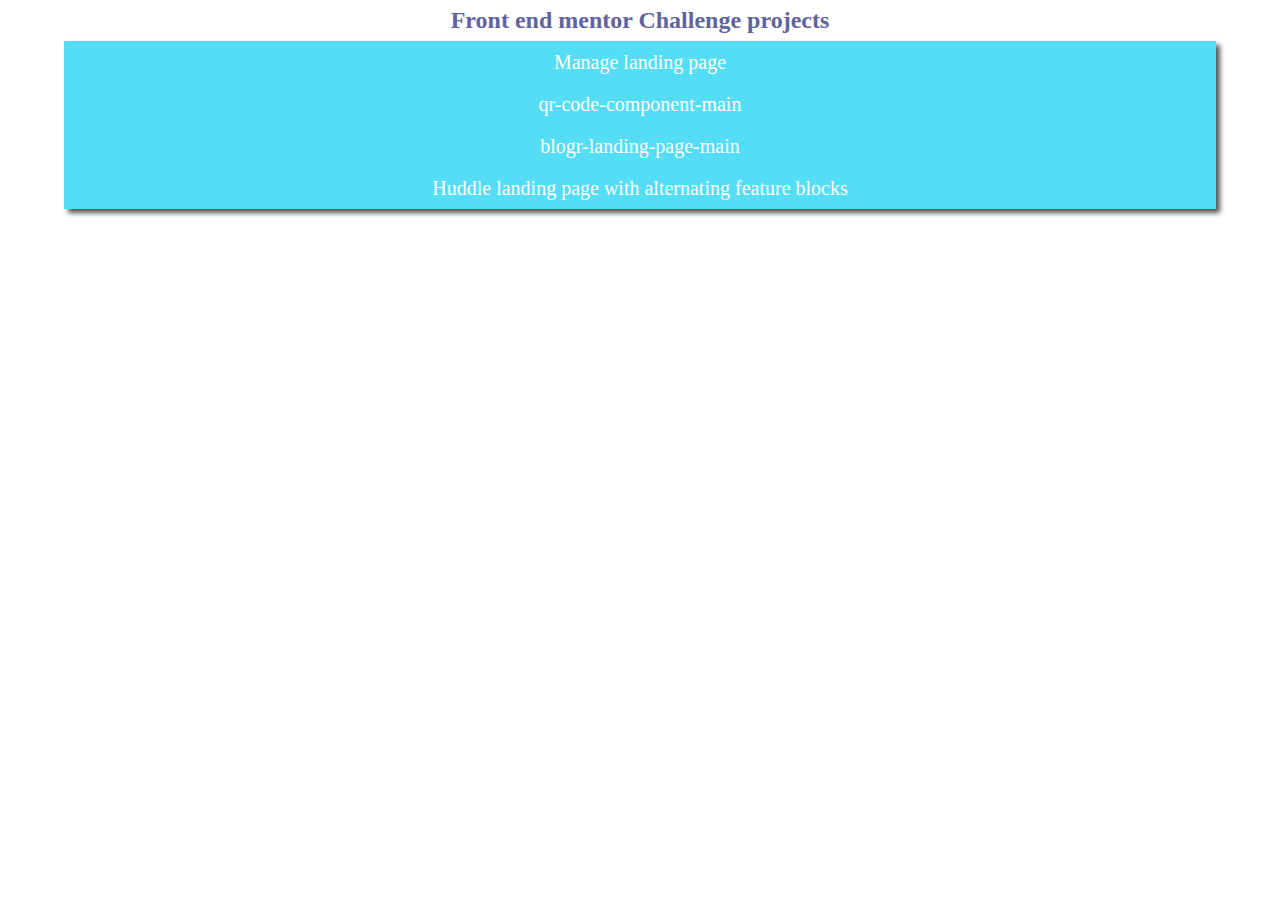
<file: index.html>
<!DOCTYPE html>
<html lang="en">
  <head>
    <meta charset="UTF-8" />
    <meta http-equiv="X-UA-Compatible" content="IE=edge" />
    <meta name="viewport" content="width=device-width, initial-scale=1.0" />
    <title>Frontend projects list</title>
    <style>
      * {
        margin: 0;
        padding: 0;
        box-sizing: border-box;
        text-align: center;
        line-height: 1.7;
      }

      h2 {
        color: rgb(95, 99, 160);
      }

      ul {
        list-style: none;
        max-width: 90%;
        margin: 0 auto;
        background-color: rgb(84, 221, 245);
        text-align: center;
        box-shadow: 4px 4px 5px 0px rgba(0, 0, 0, 0.68);
      }

      ul li {
        padding: 4px 0;
      }

      a {
        display: block;
        color: rgb(255, 255, 255);
        text-decoration: none;
        font-size: 20px;
        transition: 100ms ease-in-out;
      }

      a:hover {
        color: rgb(118, 54, 238);
      }
    </style>
  </head>

  <body>
    <h2>Front end mentor Challenge projects</h2>
    <ul>
      <li><a href="./1/index.html" target="_blank">Manage landing page</a></li>
      <li><a href="./2/index.html" target="_blank">qr-code-component-main </a></li>
      <li><a href="./3/index.html" target="_blank">blogr-landing-page-main</a></li>
      <li><a href="./4/index.html" target="_blank">Huddle landing page with alternating feature blocks</a></li>
    </ul>
  </body>
</html>
</file>
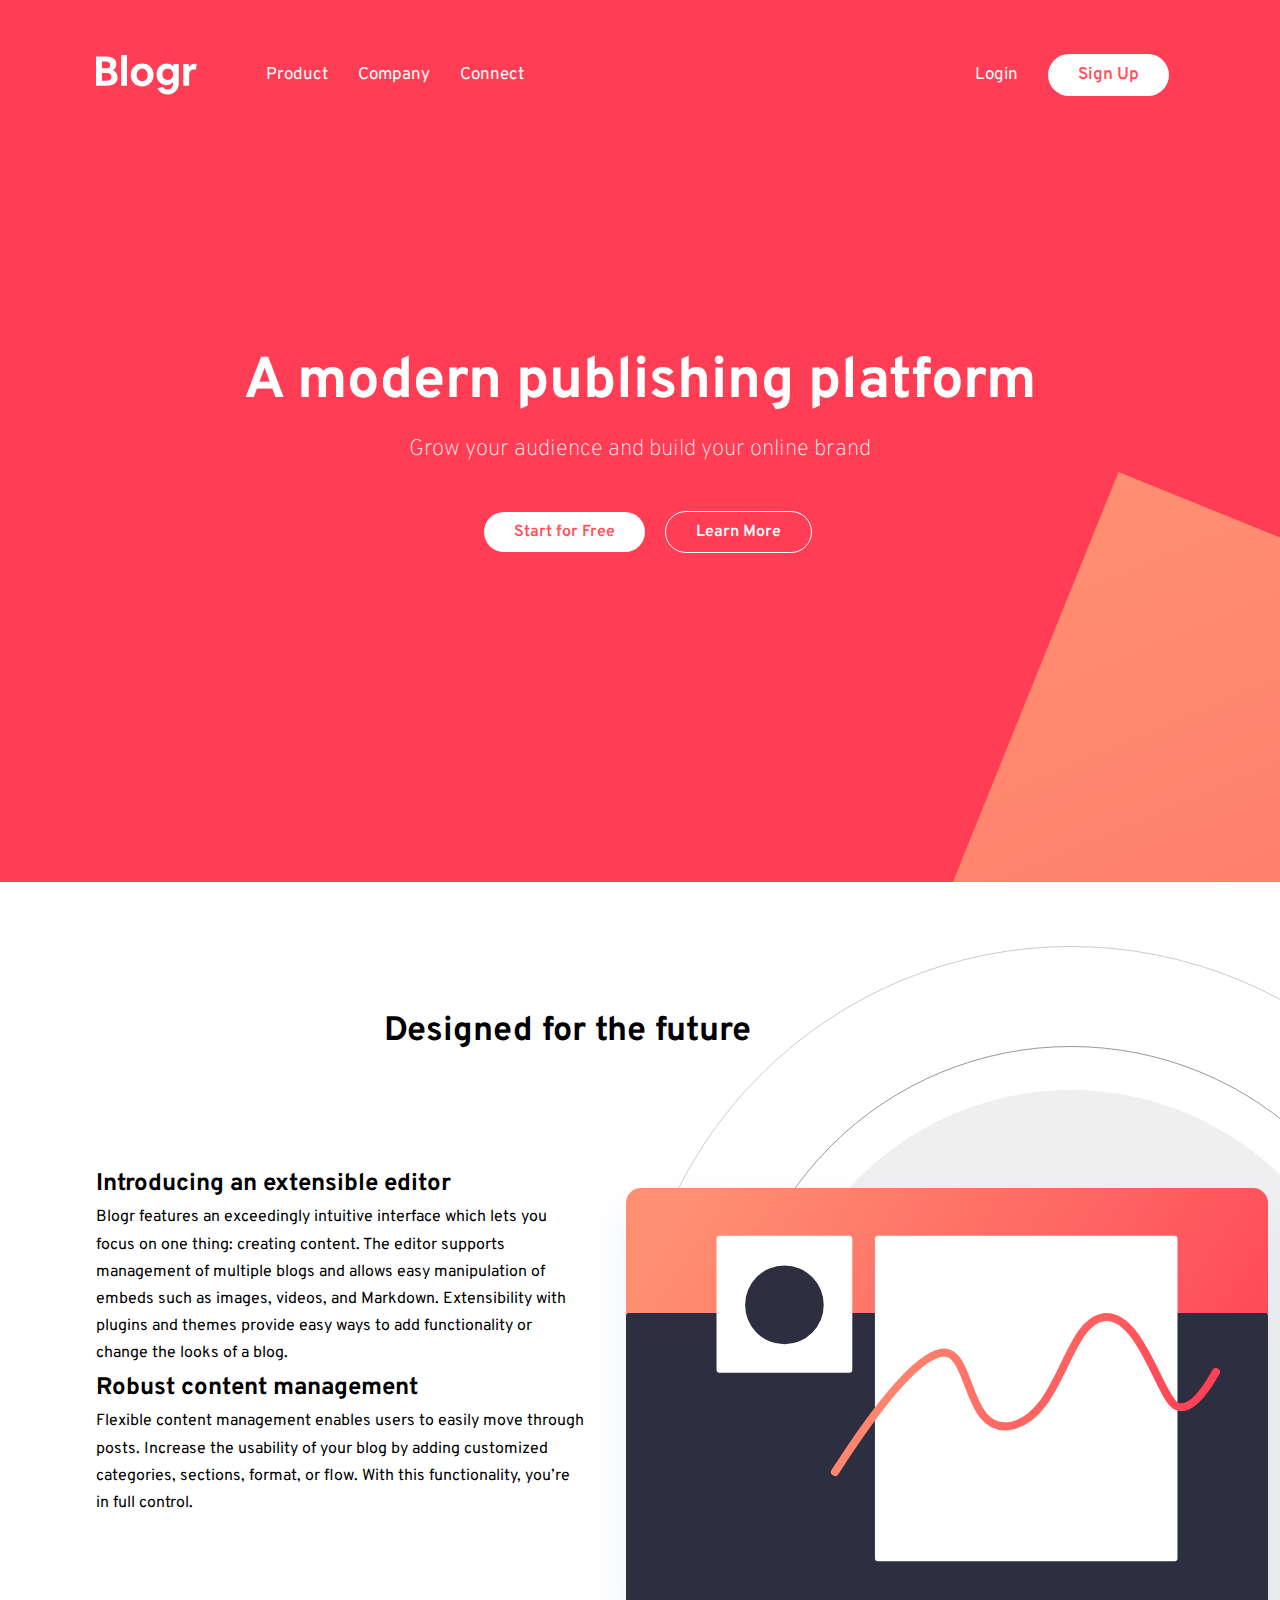
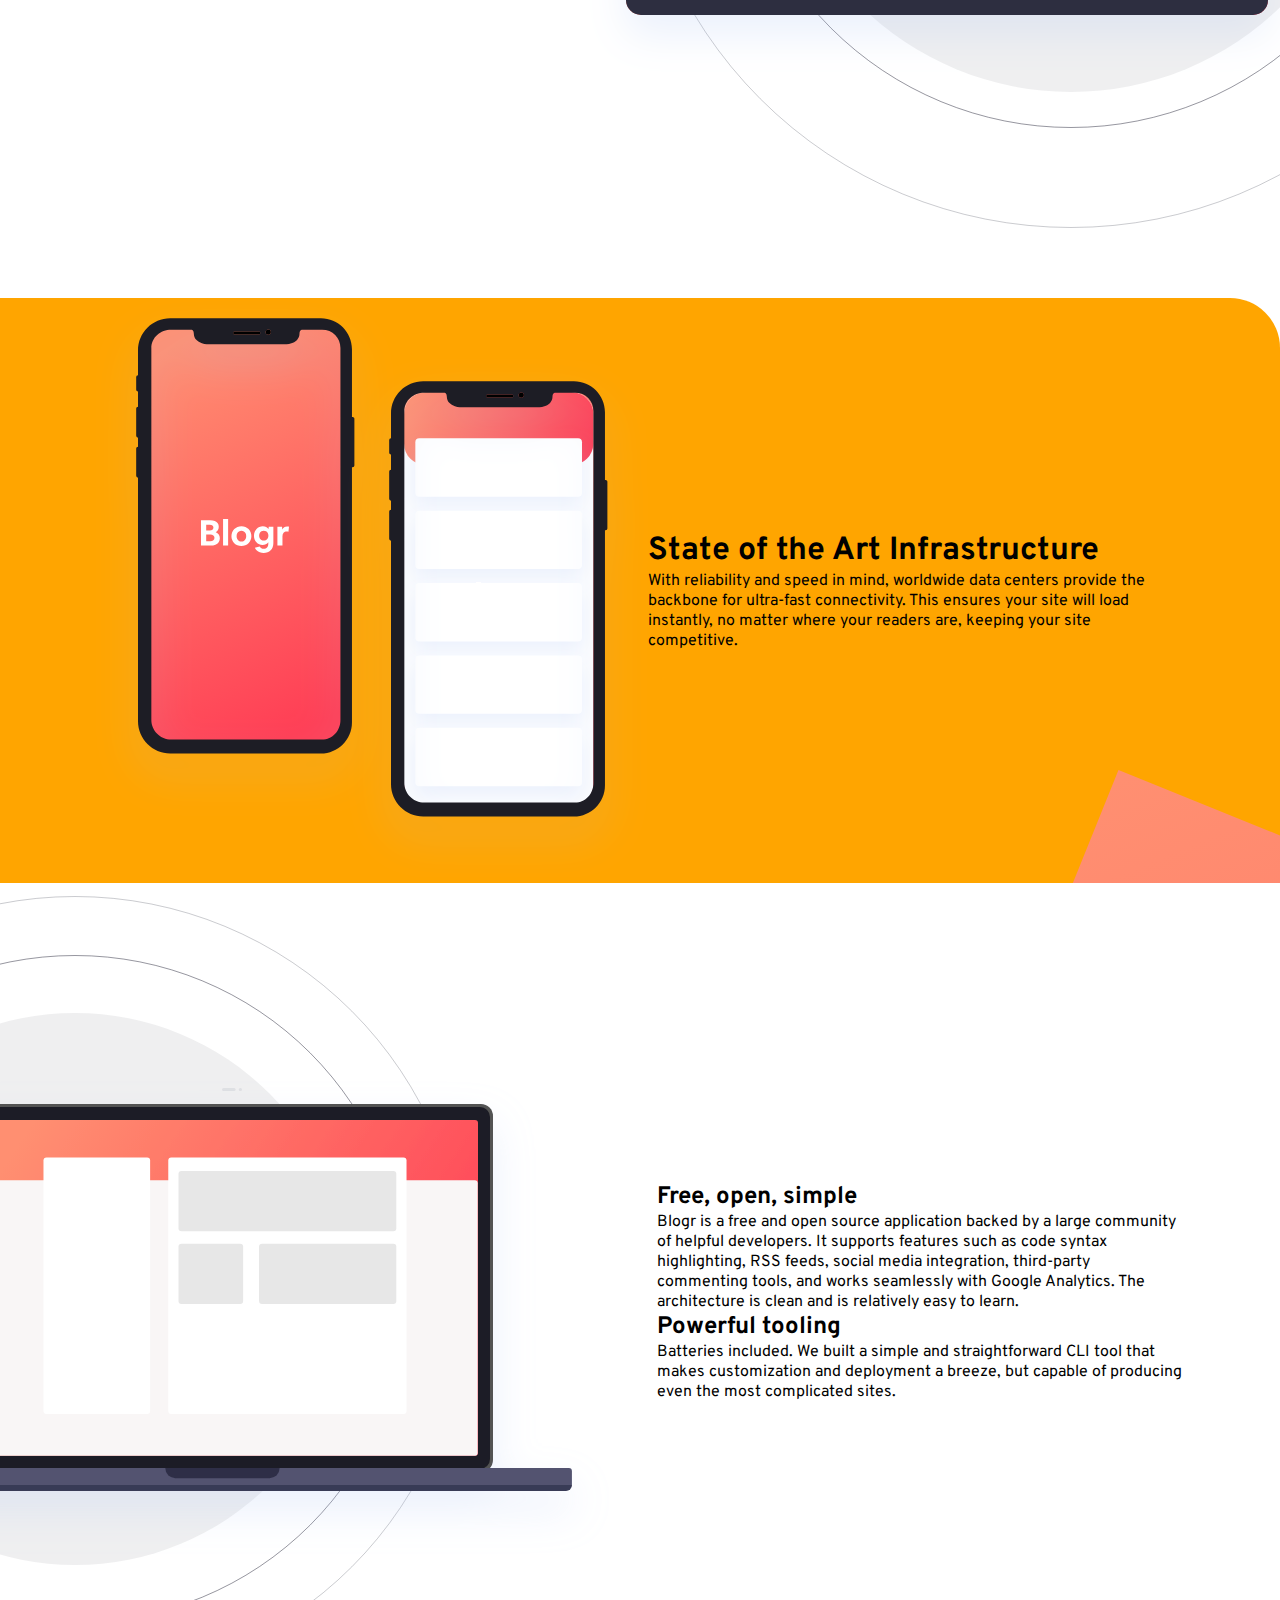
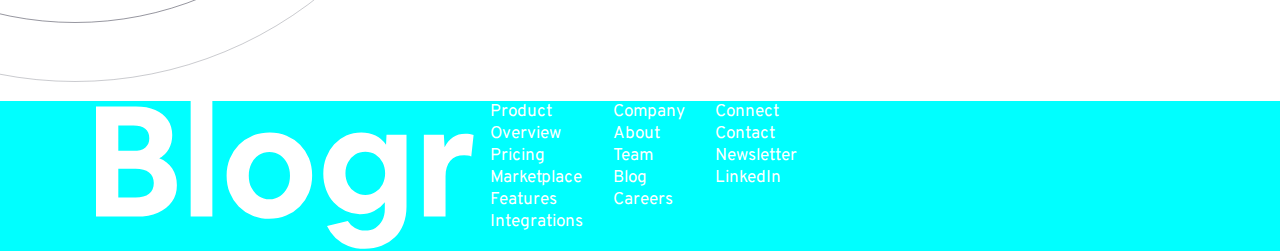
<file: 3/index.html>
<!DOCTYPE html>
<html lang="en">
  <head>
    <meta charset="UTF-8" />
    <meta name="viewport" content="width=device-width, initial-scale=1.0" />
    <!-- displays site properly based on user's device -->

    <link rel="icon" type="image/png" sizes="32x32" href="./images/favicon-32x32.png" />

    <link rel="stylesheet" href="./assets/css/utilies.css" />

    <link rel="stylesheet" href="./assets/css/style.css" />

    <title>Frontend Mentor | [Blogr]</title>
  </head>
  <body>
    <!-- hero -->
    <div class="hero">
      <div class="container">
        <nav class="flex justify-content-space-between align-items-center">
          <img src="./assets/images/logo.svg" alt="logo.svg" />
          <ul class="main-menu flex">
            <li><a href="#">Product</a></li>
            <li><a href="#">Company</a></li>
            <li><a href="#">Connect</a></li>
          </ul>

          <ul class="menu-right flex align-items-center">
            <li><a href="#">Login</a></li>
            <li><a href="#" class="btn">Sign Up</a></li>
          </ul>
        </nav>

        <!-- cta -->
        <div class="cta flex flex-direction-column align-items-center justify-content-center">
          <h1>A modern publishing platform</h1>
          <h3 class="my-1">Grow your audience and build your online brand</h3>
          <div class="buttons my-1">
            <a href="#" class="btn m-1">Start for Free</a>
            <a href="#" class="btn-outline">Learn More</a>
          </div>
        </div>
      </div>
    </div>

    <!-- Features Top -->
    <div class="features-top my-5">
      <!-- <h1 class="text-center">Designed for the future</h1> -->
      <div class="container flex">
        <h1 class="text-center">Designed for the future</h1>
        <div class="text-header">
          <h2>Introducing an extensible editor</h2>
          <p>
            Blogr features an exceedingly intuitive interface which lets you focus on one thing: creating content. The
            editor supports management of multiple blogs and allows easy manipulation of embeds such as images, videos,
            and Markdown. Extensibility with plugins and themes provide easy ways to add functionality or change the
            looks of a blog.
          </p>

          <h2>Robust content management</h2>
          <p>
            Flexible content management enables users to easily move through posts. Increase the usability of your blog
            by adding customized categories, sections, format, or flow. With this functionality, you’re in full control.
          </p>
        </div>

        <div class="img-section align-items-center">
          <img src="./assets/images/illustration-editor-desktop.svg" alt="" />
        </div>
      </div>
    </div>

    <!-- Features middle -->
    <div class="features-middle">
      <div class="container flex align-items-center">
        <div class="img-section">
          <img src="./assets/images/illustration-phones.svg" alt="illustration-phones.svg" />
        </div>

        <div class="text-header">
          <h1>State of the Art Infrastructure</h1>
          <p>
            With reliability and speed in mind, worldwide data centers provide the backbone for ultra-fast connectivity.
            This ensures your site will load instantly, no matter where your readers are, keeping your site competitive.
          </p>
        </div>
      </div>
    </div>

    <!-- Features bottom -->
    <div class="features-bottom">
      <div class="container flex align-items-center">
        <div class="img-section">
          <img src="./assets/images/illustration-laptop-desktop.svg" alt="illustration-laptop-desktop.svg" />
        </div>
        <div class="text-header">
          <h2>Free, open, simple</h2>
          <p>
            Blogr is a free and open source application backed by a large community of helpful developers. It supports
            features such as code syntax highlighting, RSS feeds, social media integration, third-party commenting
            tools, and works seamlessly with Google Analytics. The architecture is clean and is relatively easy to
            learn.
          </p>
          <h2>Powerful tooling</h2>
          <p>
            Batteries included. We built a simple and straightforward CLI tool that makes customization and deployment a
            breeze, but capable of producing even the most complicated sites.
          </p>
        </div>
      </div>
    </div>

    <!-- Footer -->
    <footer>
      <div class="container">
        <nav class="flex">
          <img src="./assets/images/logo.svg" alt="logo.svg" />
          <ul>
            <li><a href="#"> Product</a></li>
            <li><a href="#">Overview</a></li>
            <li><a href="#">Pricing</a></li>
            <li><a href="#"> Marketplace</a></li>
            <li><a href="#">Features</a></li>
            <li><a href="#">Integrations</a></li>
          </ul>
          <ul>
            <li><a href="#">Company</a></li>
            <li><a href="#">About</a></li>
            <li><a href="#">Team</a></li>
            <li><a href="#">Blog</a></li>
            <li><a href="#">Careers</a></li>
          </ul>
          <ul>
            <li><a href="#">Connect</a></li>
            <li><a href="#">Contact</a></li>
            <li><a href="#">Newsletter</a></li>
            <li><a href="#">LinkedIn</a></li>
          </ul>
        </nav>
      </div>
    </footer>

    <!-- 
 
  <div class="attribution">
    Challenge by <a href="https://www.frontendmentor.io?ref=challenge" target="_blank">Frontend Mentor</a>. 
    Coded by <a href="#">Your Name Here</a>. -->
  </body>
</html>
</file>
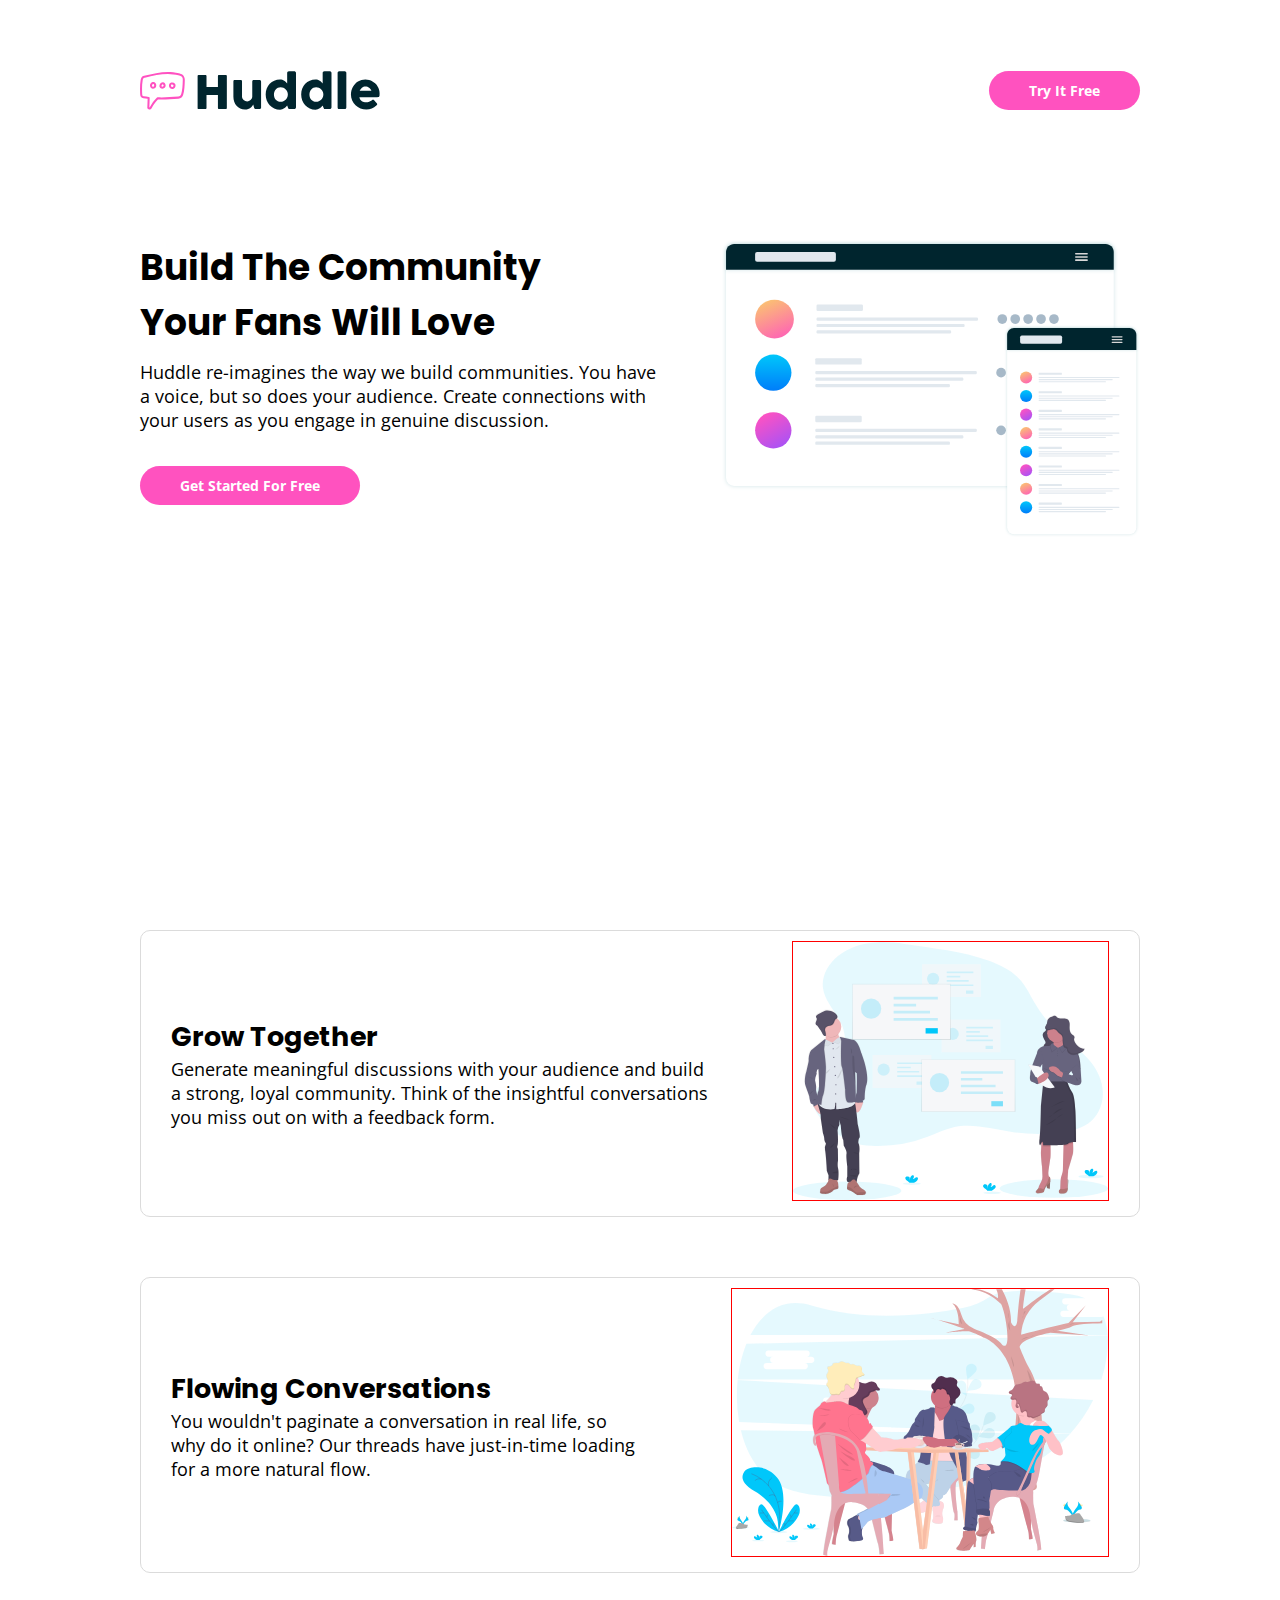
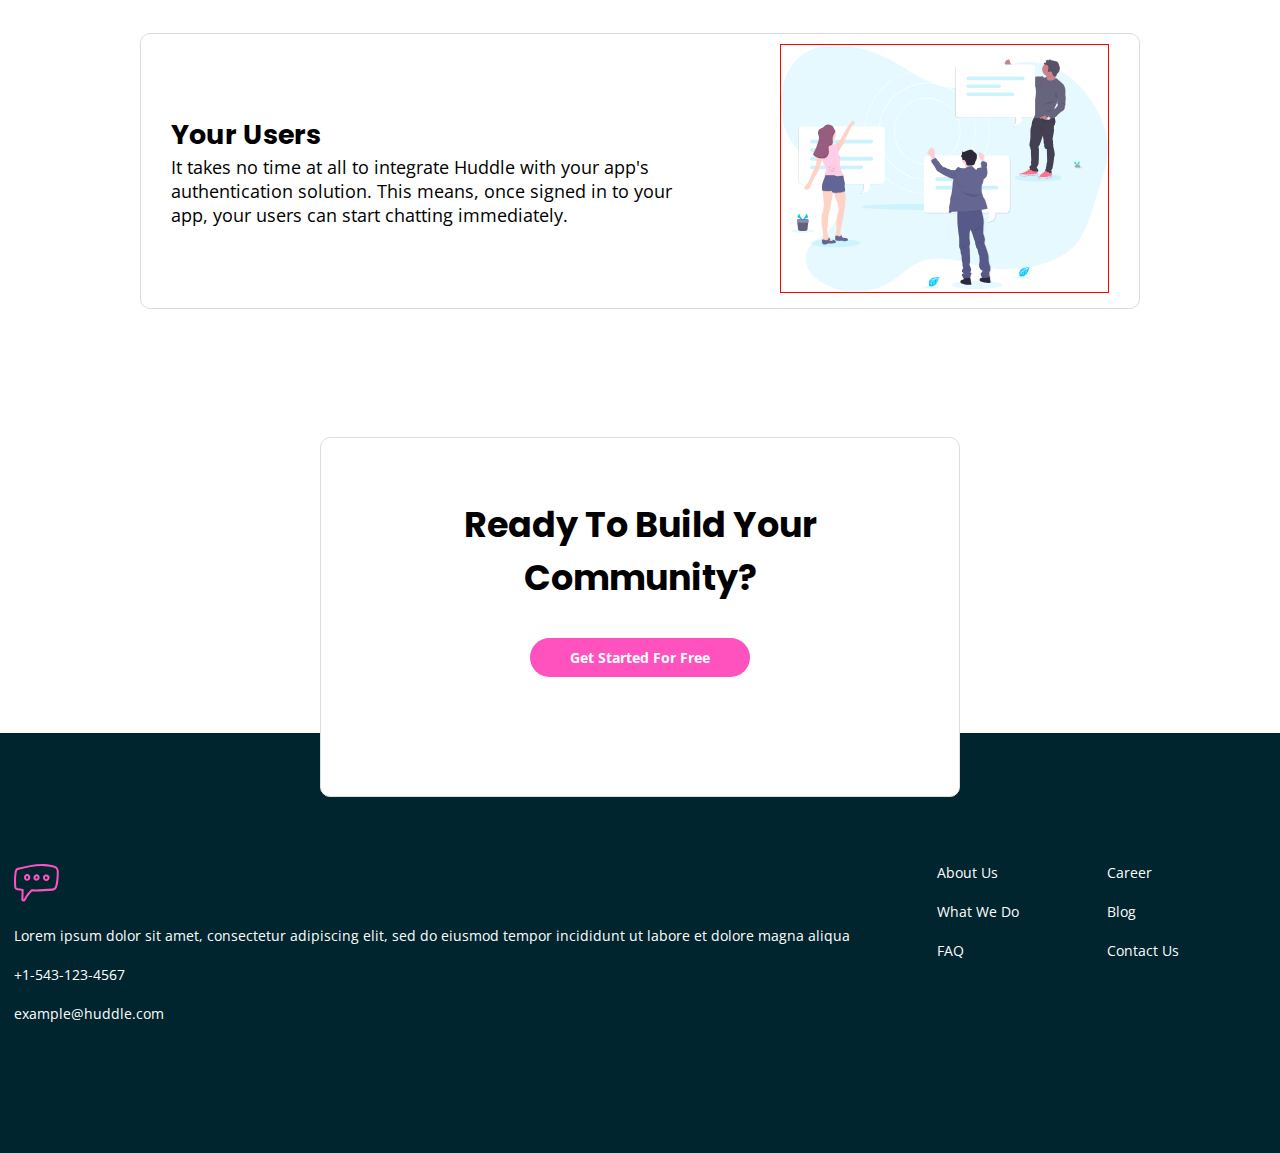
<file: 4/index.html>
<!DOCTYPE html>
<html lang="en">
  <head>
    <meta charset="UTF-8" />
    <meta name="viewport" content="width=device-width, initial-scale=1.0" />
    <!-- displays site properly based on user's device -->

    <link rel="icon" type="image/png" sizes="32x32" href="./images/favicon-32x32.png" />

    <link rel="stylesheet" href="./css/style.css" />

    <title>Frontend Mentor | Huddle landing page with alternating feature blocks</title>
  </head>
  <body>
    <div class="container">
      <header>
        <nav class="flex align-center">
          <img src="./images/logo.svg" alt="logo" />
          <a class="btn btn-primary">Try It Free</a>
        </nav>

        <div class="hero flex">
          <div class="hero-text">
            <h1>Build The Community Your Fans Will Love</h1>
            <p>
              Huddle re-imagines the way we build communities. You have a voice, but so does your audience. Create
              connections with your users as you engage in genuine discussion.
            </p>

            <a class="btn btn-primary"> Get Started For Free</a>
          </div>
          <div class="hero-img"><img src="./images/illustration-mockups.svg" alt="" /></div>
        </div>
      </header>
    </div>

    <!-- flex -->
    <div class="container">
      <div class="flex-items flex align-center">
        <div>
          <h2>Grow Together</h2>
          <p>
            Generate meaningful discussions with your audience and build a strong, loyal community. Think of the
            insightful conversations you miss out on with a feedback form.
          </p>
        </div>
        <div><img src="./images/illustration-grow-together.svg" alt="" /></div>
      </div>

      <div class="flex-items flex align-center">
        <div>
          <h2>Flowing Conversations</h2>
          <p>
            You wouldn't paginate a conversation in real life, so why do it online? Our threads have just-in-time
            loading for a more natural flow.
          </p>
        </div>
        <div><img src="./images/illustration-flowing-conversation.svg" alt="" /></div>
      </div>
      <div class="flex-items flex align-center">
        <div>
          <h2>Your Users</h2>
          <p>
            It takes no time at all to integrate Huddle with your app's authentication solution. This means, once signed
            in to your app, your users can start chatting immediately.
          </p>
        </div>
        <div><img src="./images/illustration-your-users.svg" alt="" /></div>
      </div>
    </div>
    <!-- flex-container -->

    <div class="cta">
      <h1>Ready To Build Your Community?</h1>
      <a class="btn btn-primary">Get Started For Free</a>
    </div>

    <footer class="">
      <nav class="flex">
        <ul>
          <li><img src="./images/logo.svg" alt="" /></li>
          <li>
            Lorem ipsum dolor sit amet, consectetur adipiscing elit, sed do eiusmod tempor incididunt ut labore et
            dolore magna aliqua
          </li>
          <li>+1-543-123-4567</li>
          <li>example@huddle.com</li>
        </ul>

        <ul>
          <li>About Us</li>
          <li>What We Do</li>
          <li>FAQ</li>
        </ul>

        <ul>
          <li>Career</li>
          <li>Blog</li>
          <li>Contact Us</li>
        </ul>

        <ul>
          <li><a href="#"></a></li>
          <li><a href="#"></a></li>
          <li><a href="#"></a></li>
        </ul>
      </nav>
    </footer>

    <!-- &copy; Copyright 2018 Huddle. All rights reserved. -->

    <!-- <footer>
    <p class="attribution">
      Challenge by <a href="https://www.frontendmentor.io?ref=challenge" target="_blank">Frontend Mentor</a>. 
      Coded by <a href="#">Your Name Here</a>.
    </p>
  </footer> -->
  </body>
</html>
</file>
<file: 3/assets/css/utilies.css>
.container {
  width: 85%;
  margin: 0 auto;
}

.flex {
  display: flex;
}

.flex-direction-column {
  flex-direction: column;
}

.flex-direction-column-reverse {
  flex-direction: column-reverse;
}

.justify-content-space-evenly {
  justify-content: space-evenly;
}

.justify-content-space-around {
  justify-content: space-around;
}

.justify-content-space-between {
  justify-content: space-between;
}
align-items-center .justify-content-center {
  justify-content: center;
}

.justify-content-center {
  justify-content: center;
}

.justify-content-flex-end {
  justify-content: flex-end;
}

.align-items-center {
  align-items: center;
}

.grid-repeat-columns-1 {
  display: grid;
  grid-gap: 10px;
  grid-template-columns: repeat(1fr);
}

.grid-repeat-columns-2 {
  display: grid;
  grid-gap: 10px;
  grid-template-columns: repeat(2, 1fr);
}

.grid-repeat-columns-3 {
  display: grid;
  grid-gap: 10px;
  grid-template-columns: repeat(3, 1fr);
}

.grid-repeat-columns-4 {
  display: grid;
  grid-gap: 10px;
  grid-template-columns: repeat(4, 1fr);
}

.btn {
  display: inline-block;
  background-color: #fff;
  color: hsl(356, 100%, 66%);
  font-weight: 600;
  padding: 10px 30px;
  border-radius: 50px;
}

.btn-outline {
  display: inline-block;
  border: 1px solid #fff;
  color: #fff;
  border-radius: 50px;
  font-weight: 600;
  padding: 10px 30px;
}

.btn:hover {
  transform: scale(0.98);
}

/* Text sizes */
.lead {
  font-size: 20px;
}

.sm {
  font-size: 1rem;
}

.md {
  font-size: 2rem;
}

.lg {
  font-size: 3rem;
}

.xl {
  font-size: 4rem;
}

.text-center {
  text-align: center;
}

/* Margin */
.my-1 {
  margin: 1rem 0;
}

.my-2 {
  margin: 1.5rem 0;
}

.my-3 {
  margin: 2rem 0;
}

.my-4 {
  margin: 3rem 0;
}

.my-5 {
  margin: 4rem 0;
}

.m-1 {
  margin: 1rem;
}

.m-2 {
  margin: 1.5rem;
}

.m-3 {
  margin: 2rem;
}

.m-4 {
  margin: 3rem;
}

.m-5 {
  margin: 4rem;
}

/* Padding */
.py-1 {
  padding: 1rem 0;
}

.py-2 {
  padding: 1.5rem 0;
}

.py-3 {
  padding: 2rem 0;
}

.py-4 {
  padding: 3rem 0;
}

.py-5 {
  padding: 4rem 0;
}

.p-1 {
  padding: 1rem;
}

.p-2 {
  padding: 1.5rem;
}

.p-3 {
  padding: 2rem;
}

.p-4 {
  padding: 3rem;
}

.p-5 {
  padding: 4rem;
}
</file>
<file: 3/assets/css/style.css>
@import url("https://fonts.googleapis.com/css2?family=Overpass:wght@300;600&display=swap");
@import url("https://fonts.googleapis.com/css2?family=Ubuntu:ital,wght@0,500;1,400;1,700&display=swap");

:root {
  /* Primary */
  --light-red-CTA-text: hsl(356, 100%, 66%);
  --Very-light-red-CTA-hover-background: hsl(355, 100%, 74%);
  --Very-dark-blue-headings: hsl(208, 49%, 24%);

  /* Neutral */
  --White: hsl(0, 0%, 100%);
  --Grayish-blue-footer-text: hsl(240, 2%, 79%);
  --Very-dark-grayish-blue: hsl(207, 13%, 34%);
  --Very-dark-black-blue: hsl(240, 10%, 16%);

  /* Gradient */
  /* Background-gradient-Intro-CTA-mobile-nav */
  --Very-light-red: hsl(13, 100%, 72%);
  --Light-red: hsl(353, 100%, 62%);
}

* {
  margin: 0;
  padding: 0;
  box-sizing: border-box;
}

body {
  font-size: 16px;
  font-family: "Overpass", sans-serif;
  overflow-x: hidden;
}

/* fonts 
font-family: 'Ubuntu', sans-serif;
*/

/* universal selectors */
a {
  text-decoration: none;
}

ul {
  list-style: none;
}

/* nav */

nav {
  height: 150px;
}

nav a {
  display: inline-block;
  font-size: 17px;
  color: var(--White);
}

nav .main-menu {
  margin-right: auto;
  margin-left: 5%;
}

nav li {
  padding: 0 15px;
}

nav .main-menu li {
  /* padding: 0 15px; */
}

.hero {
  background: var(--Light-red) url(../images/bg-pattern-intro-desktop.svg);
  height: 98vh;
}

/* cta */

.cta {
  height: 70vh;
}

.cta h1 {
  font-size: 3.6em;
  color: #fff;
}

.cta h3 {
  font-size: 1.4em;
  font-weight: 100;
  color: #fff;
}

/* features-top */
.features-top {
  position: relative;
  /* padding: 10em 0; */

  /* height: 150vh; */
}

.features-top h1 {
  font-size: 34px;
  position: absolute;
  left: 30%;
  margin-top: 5%;
}

.features-top .text-header {
  margin-top: 20%;
  line-height: 1.7;
  width: 45%;
}

.features-top .img-section {
  width: 46%;
}

/* features-middle */
.features-middle {
  background: orange url(../images/bg-pattern-intro-desktop.svg);
  border-radius: 0 50px 0 0;
}

.features-middle .img-section {
  width: 65%;
}

/* Features bottom */
.features-bottom {
  margin: 1% 0;
}

.features-bottom .img-section {
  margin-left: -38%;
  margin-right: auto;
}

.features-bottom img {
  /* margin-left: auto;
  margin-right: auto; */
  /* height: 10%; */
  /* width: 125%; */
}

.features-bottom .text-header {
  width: 50%;
}

/* footer */
footer {
  background-color: aqua;
}
</file>
<file: 4/css/style.css>
@import url("https://fonts.googleapis.com/css2?family=Poppins:wght@600&display=swap");

@import url("https://fonts.googleapis.com/css2?family=Open+Sans:wght@400;700&display=swap");

/* font-family: 'Open Sans', sans-serif; */

/* font-family: 'Poppins', sans-serif; */

/* Mobile: 375px
Desktop: 1440px */

/* Colors
Primary */
:root {
  --Pink: hsl(322, 100%, 66%);
  /* Neutral */
  --Very-Pale-Cyan: hsl(193, 100%, 96%);
  --Very-Dark-Cyan: hsl(192, 100%, 9%);
  --Grayish-Blue: hsl(208, 11%, 55%);
}

* {
  margin: 0;
  padding: 0;
  box-sizing: border-box;
}

body {
  font-size: 18px;
  font-family: "Open Sans", sans-serif;
}

h1,
h2 {
  font-family: "Poppins", sans-serif;
}

img {
  max-width: 100%;
}

/* utility clasess */
.container {
  width: 1000px;
  max-width: 80%;
  margin: 0 auto;
}

.flex {
  display: flex;
}

.align-center {
  align-items: center;
}

.btn {
  padding: 10px 20px;
}

.btn-primary {
  background-color: var(--Pink);
  padding: 10px 40px;
  border-radius: 50px;
  font-size: 14px;
  font-weight: 700;
  color: #fff;
}

.btn-secondary {
  background: #fff;
  color: var(--Very-Dark-Cyan);
}

nav {
  justify-content: space-between;
  height: 20vh;
}

.hero {
  margin-top: 60px;
  height: 70vh;
}

.hero-text h1 {
  margin-bottom: 10px;
  max-width: 80%;
}
.hero-text p {
  margin-bottom: 40px;
  max-width: 90%;
}

/* flex-container */

.flex-items img {
  margin-left: 20%;
  width: 80%;
  border: 1px solid red;
}

.flex-items {
  border: 1px solid hsl(0, 0%, 86%);
  padding: 10px 30px;
  margin: 60px 0;
  border-radius: 10px;
}

.cta {
  width: 50%;
  margin-left: auto;
  margin-right: auto;
  margin-top: 10%;
  height: 40vh;
  padding: 60px 30px;
  text-align: center;
  position: relative;
  z-index: 1;
  background-color: #fff;
  border: 1px solid hsl(0, 0%, 87%);
  border-radius: 10px;
}

.cta h1 {
  font-size: 35px;
  margin-bottom: 40px;
}

/* footer */
footer {
  background-color: var(--Very-Dark-Cyan);
  padding: 120px 0;
  margin-top: -5%;
}

/* footer nav {
  display: flex;
} */

ul li {
  list-style: none;
}

footer li {
  font-size: 14px;
  color: #fff;
  padding: 10px 14px;
}
</file>
